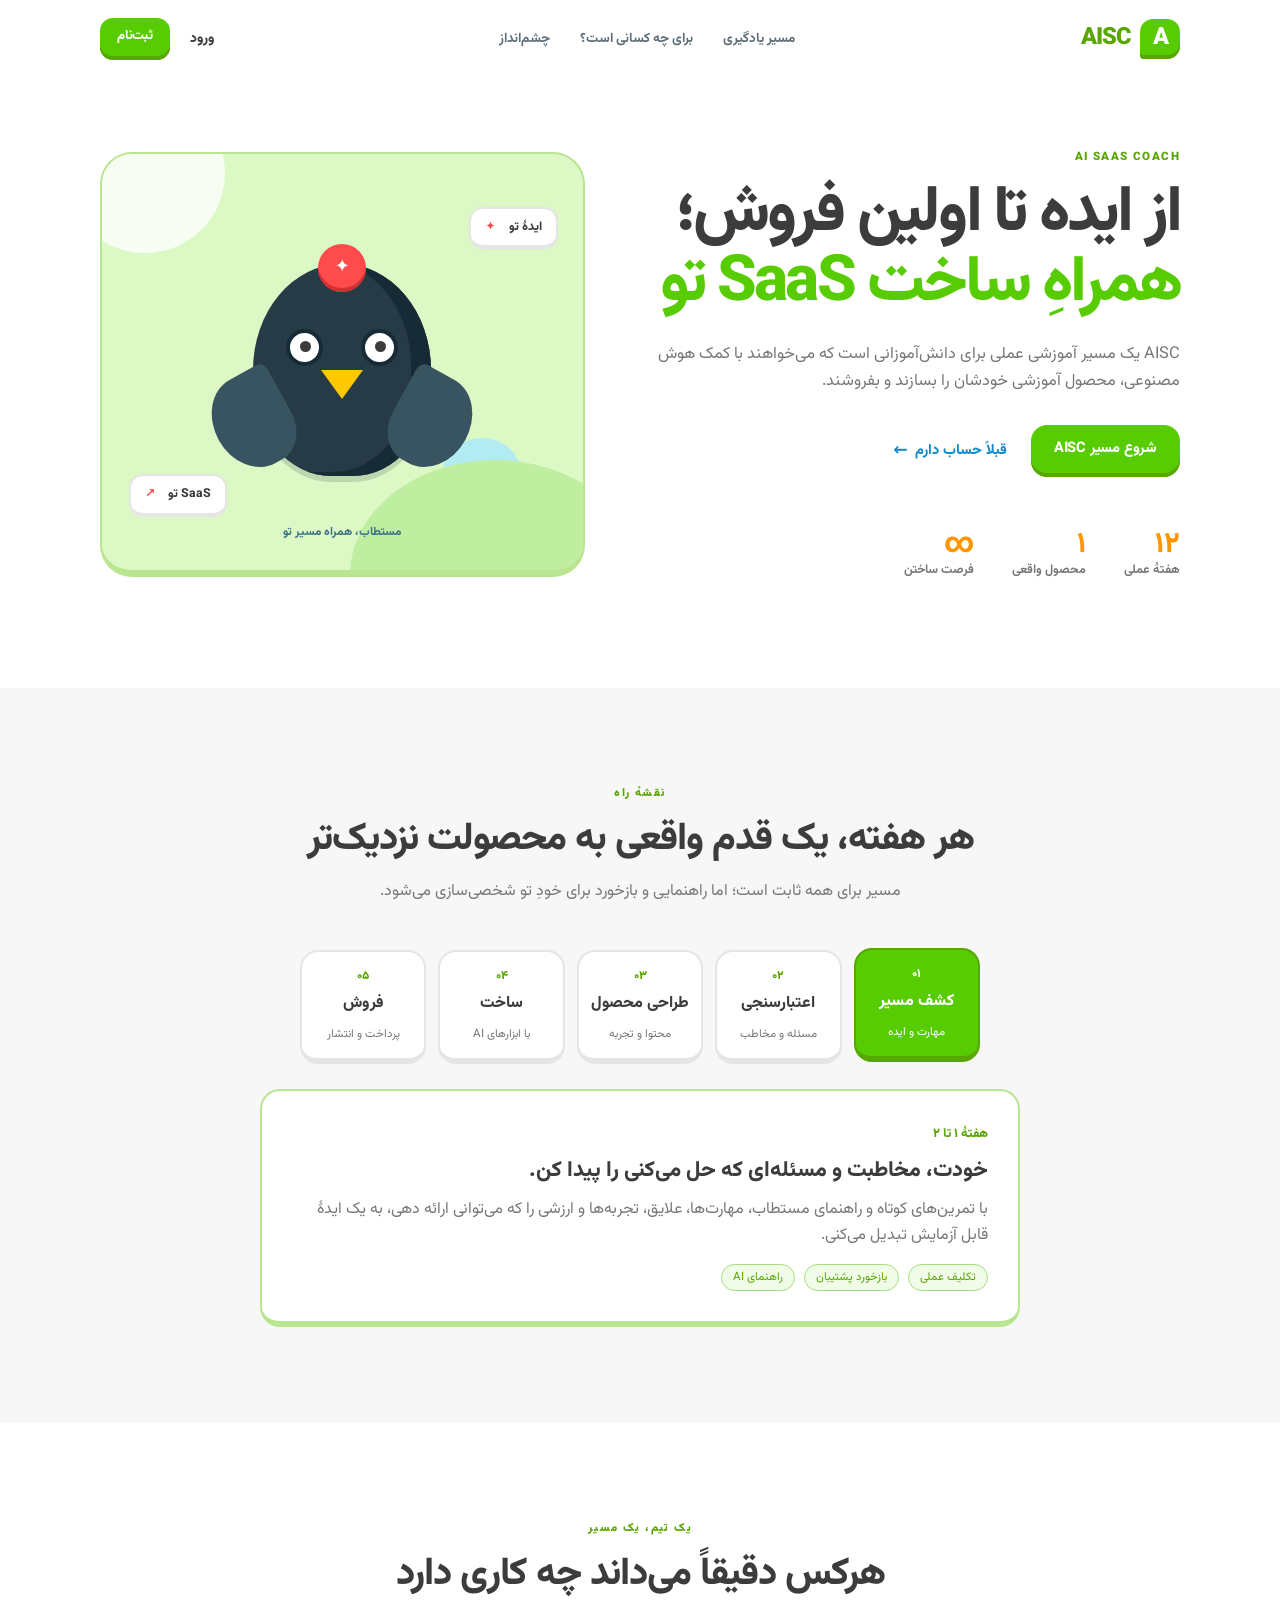
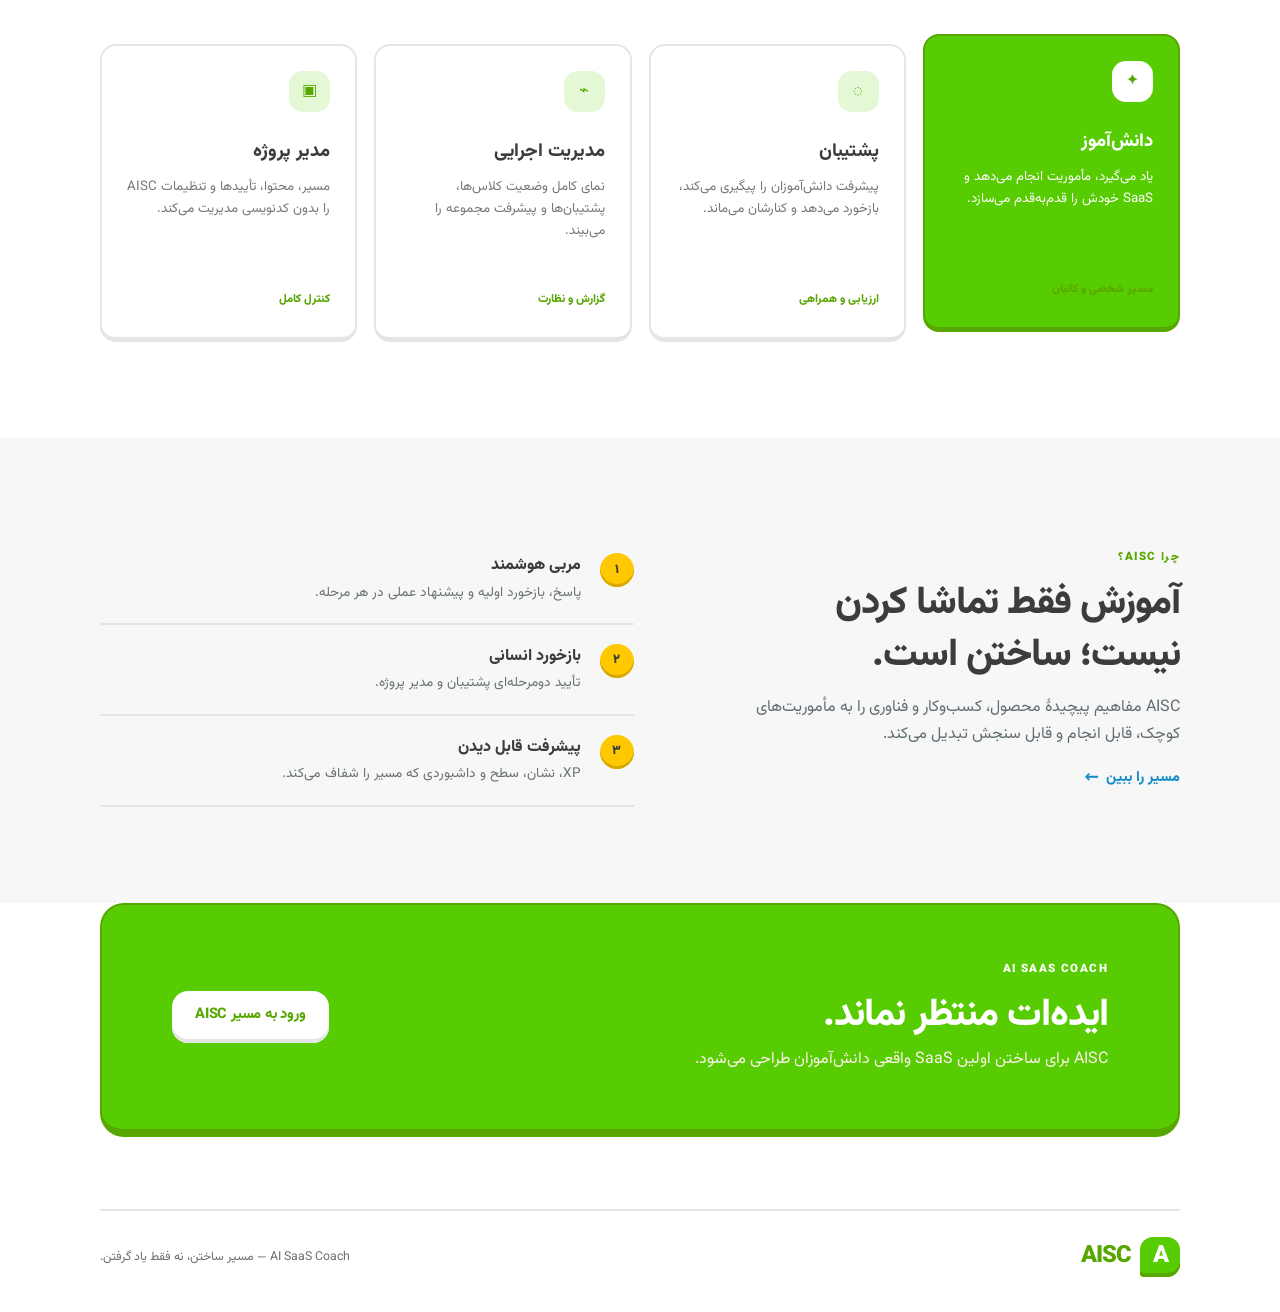
<file: index.html>
<!doctype html>
<html lang="fa" dir="rtl">
  <head>
    <meta charset="UTF-8" />
    <meta name="viewport" content="width=device-width, initial-scale=1.0" />
    <meta name="description" content="AISC؛ مربی هوشمند ساخت SaaS برای دانش‌آموزان" />
    <title>AISC | AI SaaS Coach</title>
    <link rel="preconnect" href="https://fonts.googleapis.com" />
    <link rel="preconnect" href="https://fonts.gstatic.com" crossorigin />
    <link href="https://fonts.googleapis.com/css2?family=Vazirmatn:wght@400;500;600;700;800&display=swap" rel="stylesheet" />
    <link rel="stylesheet" href="styles.css" />
    <link rel="stylesheet" href="aisc-design.css" />
  </head>
  <body>
    <main>
      <nav class="nav container" aria-label="ناوبری اصلی">
        <a class="brand" href="#top" aria-label="AISC">
          <span class="brand-mark">A</span>
          <span>AISC</span>
        </a>
        <div class="nav-links">
          <a href="#path">مسیر یادگیری</a>
          <a href="#roles">برای چه کسانی است؟</a>
          <a href="#vision">چشم‌انداز</a>
        </div>
        <div class="nav-auth">
          <a class="login-link" href="login.html">ورود</a>
          <a class="button button-small" href="signup.html">ثبت‌نام</a>
        </div>
      </nav>

      <section class="hero container" id="top">
        <div class="hero-copy">
          <p class="eyebrow">AI SAAS COACH</p>
          <h1>از ایده تا اولین فروش؛<br /><span>همراهِ ساخت SaaS تو</span></h1>
          <p class="hero-text">AISC یک مسیر آموزشی عملی برای دانش‌آموزانی است که می‌خواهند با کمک هوش مصنوعی، محصول آموزشی خودشان را بسازند و بفروشند.</p>
          <div class="hero-actions" id="start">
            <a class="button" href="signup.html">شروع مسیر AISC</a>
            <a class="text-link" href="login.html">قبلاً حساب دارم <span>←</span></a>
          </div>
          <div class="hero-stats" aria-label="آمار دوره">
            <div><strong>۱۲</strong><span>هفتهٔ عملی</span></div>
            <div><strong>۱</strong><span>محصول واقعی</span></div>
            <div><strong>∞</strong><span>فرصت ساختن</span></div>
          </div>
        </div>
        <div class="hero-art" aria-label="تصویرسازی مستطاب، کلاغ راهنمای AISC">
          <div class="orb orb-one"></div><div class="orb orb-two"></div>
          <div class="road-card card-top">ایدهٔ تو <span>✦</span></div>
          <div class="mashtab">
            <div class="crown">✦</div>
            <div class="bird-eye eye-left"></div><div class="bird-eye eye-right"></div>
            <div class="beak"></div>
            <div class="wing wing-left"></div><div class="wing wing-right"></div>
          </div>
          <div class="road-card card-bottom">SaaS تو <span>↗</span></div>
          <p class="mashtab-label">مستطاب، همراه مسیر تو</p>
        </div>
      </section>

      <section class="section path-section" id="path">
        <div class="container">
          <div class="section-heading"><p class="eyebrow">نقشهٔ راه</p><h2>هر هفته، یک قدم واقعی به محصولت نزدیک‌تر</h2><p>مسیر برای همه ثابت است؛ اما راهنمایی و بازخورد برای خودِ تو شخصی‌سازی می‌شود.</p></div>
          <div class="timeline" id="timeline">
            <button class="timeline-item active" data-week="1"><span>۰۱</span><b>کشف مسیر</b><small>مهارت و ایده</small></button>
            <button class="timeline-item" data-week="2"><span>۰۲</span><b>اعتبارسنجی</b><small>مسئله و مخاطب</small></button>
            <button class="timeline-item" data-week="3"><span>۰۳</span><b>طراحی محصول</b><small>محتوا و تجربه</small></button>
            <button class="timeline-item" data-week="4"><span>۰۴</span><b>ساخت</b><small>با ابزارهای AI</small></button>
            <button class="timeline-item" data-week="5"><span>۰۵</span><b>فروش</b><small>پرداخت و انتشار</small></button>
          </div>
          <article class="week-detail" id="week-detail"><span class="week-number">هفتهٔ ۱ تا ۲</span><h3>خودت، مخاطبت و مسئله‌ای که حل می‌کنی را پیدا کن.</h3><p>با تمرین‌های کوتاه و راهنمای مستطاب، مهارت‌ها، علایق، تجربه‌ها و ارزشی را که می‌توانی ارائه دهی، به یک ایدهٔ قابل آزمایش تبدیل می‌کنی.</p><div class="detail-tags"><span>تکلیف عملی</span><span>بازخورد پشتیبان</span><span>راهنمای AI</span></div></article>
        </div>
      </section>

      <section class="section roles-section" id="roles"><div class="container">
        <div class="section-heading centered"><p class="eyebrow">یک تیم، یک مسیر</p><h2>هرکس دقیقاً می‌داند چه کاری دارد</h2></div>
        <div class="role-grid">
          <article class="role-card featured"><div class="role-icon">✦</div><h3>دانش‌آموز</h3><p>یاد می‌گیرد، مأموریت انجام می‌دهد و SaaS خودش را قدم‌به‌قدم می‌سازد.</p><span>مسیر شخصی و کانبان</span></article>
          <article class="role-card"><div class="role-icon">◌</div><h3>پشتیبان</h3><p>پیشرفت دانش‌آموزان را پیگیری می‌کند، بازخورد می‌دهد و کنارشان می‌ماند.</p><span>ارزیابی و همراهی</span></article>
          <article class="role-card"><div class="role-icon">⌁</div><h3>مدیریت اجرایی</h3><p>نمای کامل وضعیت کلاس‌ها، پشتیبان‌ها و پیشرفت مجموعه را می‌بیند.</p><span>گزارش و نظارت</span></article>
          <article class="role-card"><div class="role-icon">▣</div><h3>مدیر پروژه</h3><p>مسیر، محتوا، تأییدها و تنظیمات AISC را بدون کدنویسی مدیریت می‌کند.</p><span>کنترل کامل</span></article>
        </div>
      </div></section>

      <section class="section vision-section" id="vision"><div class="container vision-grid">
        <div><p class="eyebrow">چرا AISC؟</p><h2>آموزش فقط تماشا کردن نیست؛ ساختن است.</h2><p>AISC مفاهیم پیچیدهٔ محصول، کسب‌وکار و فناوری را به مأموریت‌های کوچک، قابل انجام و قابل سنجش تبدیل می‌کند.</p><a class="text-link" href="#start">مسیر را ببین <span>←</span></a></div>
        <ul class="feature-list"><li><span>۱</span><div><b>مربی هوشمند</b><p>پاسخ، بازخورد اولیه و پیشنهاد عملی در هر مرحله.</p></div></li><li><span>۲</span><div><b>بازخورد انسانی</b><p>تأیید دومرحله‌ای پشتیبان و مدیر پروژه.</p></div></li><li><span>۳</span><div><b>پیشرفت قابل دیدن</b><p>XP، نشان، سطح و داشبوردی که مسیر را شفاف می‌کند.</p></div></li></ul>
      </div></section>

      <section class="cta container"><div><p class="eyebrow">AI SAAS COACH</p><h2>ایده‌ات منتظر نماند.</h2><p>AISC برای ساختن اولین SaaS واقعی دانش‌آموزان طراحی می‌شود.</p></div><a class="button button-light" href="login.html">ورود به مسیر AISC</a></section>
    </main>
    <footer class="container"><a class="brand" href="#top"><span class="brand-mark">A</span><span>AISC</span></a><p>AI SaaS Coach — مسیر ساختن، نه فقط یاد گرفتن.</p></footer>
    <script src="app.js"></script>
  </body>
</html>
</file>
<file: styles.css>
:root {
  --ink: #173042;
  --navy: #102636;
  --paper: #fbfbf7;
  --cloud: #f2f6f8;
  --red: #ff4b4b;
  --red-dark: #db3232;
  --yellow: #ffc800;
  --blue: #1cb0f6;
  --blue-dark: #168dcc;
  --green: #58cc02;
  --green-dark: #46a302;
  --line: #dce5e8;
  --muted: #6f7d86;
}

* { box-sizing: border-box; }
html { scroll-behavior: smooth; }
body { margin: 0; color: var(--ink); background: var(--paper); font-family: Vazirmatn, Tahoma, sans-serif; line-height: 1.8; }
a { color: inherit; text-decoration: none; }
button { font: inherit; }
.container { width: min(1120px, calc(100% - 40px)); margin: 0 auto; }

.nav { min-height: 86px; display: flex; align-items: center; justify-content: space-between; gap: 24px; }
.brand { display: inline-flex; align-items: center; gap: 9px; color: var(--green-dark); font-weight: 900; font-size: 1.42rem; letter-spacing: -.8px; }
.brand-mark { width: 38px; height: 38px; display: grid; place-items: center; border: 0; border-radius: 14px 14px 14px 4px; background: var(--green); color: white; box-shadow: inset 0 -4px 0 var(--green-dark); font-weight: 900; }
.nav-links { display: flex; gap: 28px; font-size: .9rem; font-weight: 700; color: #5e6e77; }
.nav-auth { display: flex; align-items: center; gap: 17px; }
.login-link { color: var(--blue-dark); font-size: .86rem; font-weight: 800; }
.login-link:hover { color: var(--red); }
.nav-links a:hover, .text-link:hover { color: var(--red); }
.button { display: inline-flex; justify-content: center; align-items: center; background: var(--green); color: white; border: 0; border-radius: 16px; box-shadow: inset 0 -4px 0 var(--green-dark); padding: 13px 24px 17px; font-size: .91rem; font-weight: 800; transition: transform .15s, filter .15s; }
.button:hover { transform: translateY(-2px); filter: brightness(1.04); }
.button:active { transform: translateY(2px); box-shadow: inset 0 -2px 0 var(--green-dark); }
.button-small { padding: 9px 18px 13px; font-size: .82rem; border-radius: 13px; }

.hero { min-height: 640px; display: grid; grid-template-columns: 1.05fr .95fr; gap: 70px; align-items: center; padding: 44px 0 90px; }
.eyebrow { margin: 0 0 12px; color: var(--red); letter-spacing: 1.3px; font-size: .74rem; font-weight: 900; }
h1, h2, h3, p { margin-top: 0; }
h1 { font-size: clamp(2.45rem, 5vw, 4.7rem); line-height: 1.22; letter-spacing: -2.4px; margin-bottom: 22px; }
h1 span { color: var(--green); }
.hero-text { max-width: 540px; color: var(--muted); font-size: 1.06rem; }.hero-actions { display: flex; align-items: center; gap: 24px; margin-top: 30px; }
.text-link { display: inline-flex; gap: 7px; align-items: center; color: var(--blue-dark); font-weight: 800; font-size: .9rem; }.text-link span { font-size: 1.2em; }
.hero-stats { display: flex; gap: 38px; margin-top: 54px; }.hero-stats div { display: grid; gap: 0; }.hero-stats strong { color: var(--green-dark); font-size: 1.75rem; line-height: 1; }.hero-stats span { color: var(--muted); font-size: .78rem; }

.hero-art { height: 425px; position: relative; border: 3px solid var(--line); border-radius: 39px; background: #dff4ff; overflow: hidden; isolation: isolate; box-shadow: 0 8px 0 #bedbe8; }
.hero-art::before { content: ''; position: absolute; inset: auto -12% -29% auto; width: 290px; height: 230px; border-radius: 50%; background: var(--yellow); }.orb { position: absolute; z-index: -1; border-radius: 50%; opacity: .8; }.orb-one { width: 160px; height: 160px; background: #b9ebff; top: -61px; left: -37px; }.orb-two { width: 82px; height: 82px; background: white; bottom: 50px; right: 60px; }
.mashtab { position: absolute; width: 178px; height: 212px; left: 50%; top: 52%; transform: translate(-50%, -50%); border-radius: 50% 50% 44% 44%; background: #273b47; box-shadow: inset -20px -4px 0 #172b37, 0 7px 0 rgba(18,55,73,.16); }.crown { position: absolute; width: 48px; height: 48px; display: grid; place-items: center; border-radius: 50%; color: white; background: var(--red); box-shadow: inset 0 -4px 0 var(--red-dark); top: -20px; left: 65px; font-size: 1.15rem; }.bird-eye { position: absolute; top: 65px; width: 37px; height: 37px; background: white; border-radius: 50%; border: 4px solid #172b37; }.eye-left { left: 33px; }.eye-right { right: 33px; }.bird-eye::after { content: ''; display: block; width: 11px; height: 11px; margin: 8px; border-radius: 50%; background: var(--ink); }.beak { position: absolute; left: 68px; top: 106px; width: 0; height: 0; border-left: 21px solid transparent; border-right: 21px solid transparent; border-top: 29px solid var(--yellow); }.wing { position: absolute; width: 77px; height: 95px; background: #385461; border-radius: 50% 10% 40% 50%; top: 110px; }.wing-left { left: -39px; transform: rotate(-29deg); }.wing-right { right: -39px; transform: scaleX(-1) rotate(-29deg); }.road-card { position: absolute; padding: 8px 14px; border: 2px solid #d3e5e9; border-radius: 14px; background: white; box-shadow: 0 5px 0 #c2dbe2; font-size: .77rem; font-weight: 800; }.road-card span { margin-right: 10px; color: var(--red); }.card-top { top: 65px; right: 25px; }.card-bottom { bottom: 65px; left: 27px; }.mashtab-label { position: absolute; bottom: 15px; right: 0; left: 0; text-align: center; color: #397185; font-size: .74rem; font-weight: 700; }

.section { padding: 105px 0; }.path-section { background: var(--navy); color: white; border-top: 7px solid var(--blue); }.section-heading { max-width: 690px; }.section-heading h2, .vision-section h2, .cta h2 { font-size: clamp(1.85rem, 3vw, 3rem); line-height: 1.35; letter-spacing: -1px; margin-bottom: 12px; }.section-heading > p:last-child { color: #c2d0d5; }.centered { margin: 0 auto; text-align: center; }
.timeline { display: grid; grid-template-columns: repeat(5, 1fr); gap: 12px; margin-top: 50px; }.timeline-item { border: 2px solid #3b5361; border-bottom-width: 5px; padding: 17px 14px 14px; background: #1d3544; color: white; text-align: right; cursor: pointer; border-radius: 17px; transition: .2s; }.timeline-item span { display: block; color: var(--yellow); font-size: .75rem; }.timeline-item b { display: block; margin: 4px 0; }.timeline-item small { color: #b2c2c9; font-size: .72rem; }.timeline-item:hover, .timeline-item.active { color: var(--ink); background: var(--yellow); border-color: #d7a800; }.timeline-item.active span, .timeline-item.active small { color: inherit; }.week-detail { margin-top: 27px; padding: 30px; border: 2px solid #426171; border-bottom-width: 6px; background: #234151; border-radius: 20px; }.week-detail h3 { font-size: 1.35rem; margin: 7px 0; }.week-detail p { max-width: 740px; margin-bottom: 14px; color: #d1e0e0; }.week-number { color: var(--yellow); font-size: .8rem; font-weight: 800; }.detail-tags { display: flex; flex-wrap: wrap; gap: 9px; }.detail-tags span { color: #dcfbf1; border: 1px solid #557a7c; border-radius: 99px; padding: 3px 11px; font-size: .72rem; }
.roles-section { background: var(--cloud); }.role-grid { display: grid; grid-template-columns: repeat(4, 1fr); gap: 17px; margin-top: 43px; }.role-card { padding: 25px; background: white; border: 2px solid var(--line); border-bottom-width: 6px; border-radius: 21px; }.role-card.featured { background: var(--red); color: white; border-color: var(--red-dark); transform: translateY(-10px); }.role-icon { display: grid; place-items: center; width: 41px; height: 41px; border-radius: 14px; margin-bottom: 25px; background: #dff4ff; color: var(--blue-dark); font-weight: 900; }.featured .role-icon { background: rgba(255,255,255,.22); color: white; }.role-card h3 { margin-bottom: 8px; font-size: 1.15rem; }.role-card p { min-height: 95px; margin-bottom: 15px; color: #687680; font-size: .83rem; }.featured p { color: #fff1f1; }.role-card span { font-size: .72rem; font-weight: 800; color: var(--green-dark); }.featured span { color: white; }
.vision-grid { display: grid; grid-template-columns: .9fr 1.1fr; gap: 110px; align-items: center; }.vision-grid > div > p:not(.eyebrow) { color: #616d73; max-width: 440px; }.feature-list { margin: 0; padding: 0; list-style: none; }.feature-list li { display: flex; gap: 19px; padding: 19px 0; border-bottom: 2px solid var(--line); }.feature-list span { flex: 0 0 34px; height: 34px; display: grid; place-items: center; background: var(--yellow); box-shadow: inset 0 -3px 0 #dcae00; border-radius: 50%; font-weight: 900; font-size: .8rem; }.feature-list b { font-size: 1rem; }.feature-list p { margin: 2px 0 0; color: #687173; font-size: .85rem; }
.cta { display: flex; align-items: center; justify-content: space-between; gap: 30px; margin-bottom: 72px; padding: 55px 70px; border: 2px solid var(--red-dark); border-bottom-width: 8px; border-radius: 29px; background: var(--red); color: white; }.cta .eyebrow { color: var(--yellow); }.cta h2 { margin-bottom: 5px; }.cta p:last-child { margin: 0; color: #fff0ed; }.button-light { background: white; box-shadow: inset 0 -4px 0 #d9e3e6; color: var(--red); }.button-light:hover { background: #fff; color: var(--red-dark); }
footer { display: flex; justify-content: space-between; align-items: center; padding: 26px 0 35px; border-top: 2px solid var(--line); color: #6a7171; font-size: .77rem; } footer p { margin: 0; }

@media (max-width: 800px) { .nav-links { display: none; }.hero { grid-template-columns: 1fr; gap: 25px; padding-top: 30px; }.hero-art { height: 360px; max-width: 500px; width: 100%; margin: auto; }.timeline { grid-template-columns: repeat(2, 1fr); }.role-grid { grid-template-columns: repeat(2, 1fr); }.vision-grid { grid-template-columns: 1fr; gap: 35px; }.cta { padding: 38px; }.role-card p { min-height: 0; } }
@media (max-width: 480px) { .container { width: min(100% - 28px, 1120px); }.nav { min-height: 75px; }.nav .button { display: none; } h1 { letter-spacing: -1px; }.hero-stats { gap: 22px; }.hero-actions { flex-direction: column; align-items: flex-start; }.section { padding: 75px 0; }.role-grid { grid-template-columns: 1fr; }.role-card.featured { transform: none; }.cta { align-items: flex-start; flex-direction: column; padding: 31px 25px; }.timeline { grid-template-columns: 1fr 1fr; }.timeline-item:last-child { grid-column: span 2; } footer { flex-direction: column; align-items: flex-start; gap: 14px; } }
</file>
<file: aisc-design.css>
:root {
  --ink: #3c3c3c;
  --navy: #3c3c3c;
  --paper: #ffffff;
  --cloud: #f7f7f7;
  --red: #ff4b4b;
  --red-dark: #d33131;
  --yellow: #ffc800;
  --blue: #1cb0f6;
  --blue-dark: #168bca;
  --green: #58cc02;
  --green-dark: #58a700;
  --green-light: #89e219;
  --green-pale: #dbf8c5;
  --orange: #ff9600;
  --orange-dark: #cc7a00;
  --purple: #ce82ff;
  --line: #e5e5e5;
  --muted: #777777;
  --disabled: #afafaf;
  --radius-card: 16px;
  --radius-input: 12px;
  --radius-button: 16px;
}

body { background: var(--paper); color: var(--ink); font-family: Vazirmatn, system-ui, sans-serif; line-height: 1.65; }
.container { width: min(1080px, calc(100% - 48px)); }
.nav { min-height: 78px; }
.brand { color: var(--green-dark); font-size: 1.48rem; letter-spacing: -1px; }
.brand-mark { width: 40px; height: 40px; border-radius: 13px 13px 13px 4px; background: var(--green); box-shadow: inset 0 -4px 0 var(--green-dark); }
.nav-links { gap: 30px; font-size: .84rem; }
.nav-auth { gap: 20px; }
.button { min-height: 48px; border-radius: var(--radius-button); box-shadow: inset 0 -4px 0 var(--green-dark); padding: 12px 23px 16px; letter-spacing: -.2px; }
.button:hover { background: var(--green-light); filter: none; }.button:active { transform: translateY(4px); box-shadow: none; }
.button-small { min-height: 39px; padding: 8px 17px 12px; border-radius: 13px; }
.login-link { color: var(--ink); }.login-link:hover { color: var(--green-dark); }
.eyebrow { color: var(--green-dark); font-size: .72rem; letter-spacing: 1.4px; }
h1, h2, h3, b, strong, .button { font-weight: 800; }
.hero { min-height: 610px; gap: 60px; padding: 50px 0 88px; }.hero h1 { font-size: clamp(2.65rem, 5vw, 4.65rem); line-height: 1.1; letter-spacing: -2.8px; }.hero h1 span { color: var(--green); }.hero-text { color: var(--muted); font-size: 1.02rem; }.hero-stats { gap: 38px; }.hero-stats strong { color: var(--orange); font-size: 1.8rem; }.hero-stats span { font-weight: 700; }
.hero-art { border: 2px solid #b9e490; border-bottom-width: 7px; border-radius: 32px; background: var(--green-pale); box-shadow: none; }.hero-art::before { background: #bfeea0; }.orb-one { background: #ffffff; }.orb-two { background: #a9e9ff; }.mashtab { box-shadow: inset -20px -4px 0 #172b37, 0 6px 0 rgba(23,43,55,.16); }.road-card { border: 2px solid var(--line); border-bottom-width: 4px; border-radius: 14px; box-shadow: none; }.card-top { top: 53px; }.card-bottom { bottom: 53px; }
.section { padding: 96px 0; }.path-section { border-top: 0; background: var(--cloud); color: var(--ink); }.section-heading > p:last-child { color: var(--muted); }.path-section .section-heading { text-align: center; margin: 0 auto; }.timeline { width: min(680px, 100%); margin: 45px auto 0; grid-template-columns: repeat(5, 1fr); gap: 12px; }.timeline-item { min-height: 106px; border: 2px solid var(--line); border-bottom-width: 6px; border-radius: 18px; background: white; color: var(--ink); text-align: center; padding: 15px 8px 10px; }.timeline-item span { color: var(--green-dark); font-weight: 800; }.timeline-item small { color: var(--muted); }.timeline-item:hover, .timeline-item.active { background: var(--green); border-color: var(--green-dark); color: white; transform: translateY(-2px); }.timeline-item.active span, .timeline-item.active small { color: white; }.week-detail { max-width: 760px; margin: 25px auto 0; border: 2px solid #b9e490; border-bottom-width: 6px; border-right: 2px solid #b9e490; border-radius: 20px; background: white; color: var(--ink); }.week-detail p { color: var(--muted); }.week-number { color: var(--green-dark); }.detail-tags span { border-color: #a6dd7f; color: var(--green-dark); background: #f1fce8; }
.roles-section { background: white; }.role-card { border: 2px solid var(--line); border-bottom-width: 5px; border-radius: var(--radius-card); background: white; }.role-card.featured { background: var(--green); border-color: var(--green-dark); }.role-card.featured:hover { transform: translateY(-12px); }.role-card p { color: var(--muted); }.role-card.featured p { color: white; }.role-card span { color: var(--green-dark); }.role-icon { background: #e4f8d5; color: var(--green-dark); }.featured .role-icon { background: white; color: var(--green-dark); }
.vision-section { background: var(--cloud); }.feature-list li { border-color: var(--line); }.feature-list span { background: var(--yellow); box-shadow: inset 0 -3px 0 #d9a800; }.cta { border: 2px solid var(--green-dark); border-bottom-width: 8px; border-radius: 24px; background: var(--green); }.cta .eyebrow { color: white; }.button-light { color: var(--green-dark); background: white; box-shadow: inset 0 -4px 0 var(--line); }.button-light:hover { color: var(--green-dark); background: white; }
footer { border-top: 2px solid var(--line); }.nav-links a, .text-link, .back-link { transition: color .18s ease; }

.dashboard-page { background: var(--cloud); }.sidebar { border-left: 2px solid var(--line); }.side-link { border-radius: 14px; min-height: 45px; }.side-link.active { background: var(--green-pale); color: var(--green-dark); }.support-card { border-color: #b9e490; border-bottom-color: #98cc73; background: #f2fce9; }.support-button { color: var(--green-dark); }.dashboard-header h1 { font-size: clamp(2rem, 3.3vw, 2.7rem); }.streak { border-color: #ffd36b; border-bottom-color: #e7ae24; background: #fff7d5; }.streak span { color: var(--orange); }.notification { border-color: var(--line); color: var(--green); }.progress-hero { border-color: #b9e490; border-bottom-color: #98cc73; border-radius: 24px; background: var(--green-pale); }.progress-hero::after { background: #bfeea0; }.pill { color: var(--green-dark); }.progress-hero h2 { font-size: 1.85rem; }.progress-track i, .xp-bar { height: 14px; background: white; }.mission-card, .xp-card, .badge-card, .kanban-column { border-color: var(--line); border-bottom-width: 5px; border-radius: 16px; }.mission-card:hover { transform: translateY(-2px); border-color: #b9e490; }.mission-icon { background: #e4f8d5; color: var(--green-dark); }.mission-icon.yellow { background: #fff7d5; color: var(--orange-dark); }.xp-top strong { color: var(--orange); }.xp-bar i { background: var(--orange); box-shadow: inset 0 -3px var(--orange-dark); }.kanban-column { border-bottom-width: 4px; background: #f7f7f7; }.kanban-column article { border-bottom-width: 4px; }.ai-fab { background: var(--green); box-shadow: inset 0 -5px var(--green-dark), 0 5px 17px rgba(88,167,0,.25); }.ai-panel { border-radius: 18px; }.ai-panel header { background: var(--green-pale); }.ai-panel header span { background: var(--green); }.ai-input button { background: var(--green); }

.auth-page, .onboarding-page { background: var(--cloud); }.auth-intro { background: var(--green-pale); }.auth-intro::after { background: #bfeea0; }.intro-content h1 span { color: var(--green); }.auth-form-side { background: white; }.auth-form-wrap h2 { font-size: 2rem; }.auth-form-wrap input, .form-step input:not([type='radio']), .form-step select, .form-step textarea, .content-form input:not([type='checkbox']), .content-form textarea { border-color: var(--line); border-bottom-width: 4px; border-radius: var(--radius-input); }.auth-form-wrap input:focus, .form-step input:focus, .form-step select:focus, .form-step textarea:focus, .content-form input:focus, .content-form textarea:focus { border-color: var(--blue); box-shadow: 0 0 0 3px rgba(28,176,246,.18); }.auth-note { border-color: #b9e490; background: #f2fce9; }.step-progress span.active { background: var(--green); border-color: var(--green-dark); }.step-progress i { background: var(--line); }.choice-grid label { border-radius: var(--radius-card); }.choice-grid input:checked + label { border-color: var(--green-dark); background: var(--green-pale); color: var(--green-dark); }

.metric-grid article, .curriculum-panel, .content-detail, .student-table-wrap { border-radius: var(--radius-card); border-bottom-width: 5px; }.table-select { border-color: var(--line); border-bottom-width: 3px; }.table-select:focus { border-color: var(--blue); box-shadow: 0 0 0 3px rgba(28,176,246,.18); }.path-item, .module-item { border-radius: var(--radius-card); }.path-item.active, .module-item.active { border-color: var(--green-dark); background: var(--green-pale); }

@keyframes aisc-node-pulse { 0%, 100% { box-shadow: 0 0 0 0 rgba(88,204,2,.22); } 50% { box-shadow: 0 0 0 8px rgba(88,204,2,0); } }
.timeline-item.active, .mission-card:not(.muted) .mission-icon { animation: aisc-node-pulse 1.6s ease-in-out infinite; }
@media (prefers-reduced-motion: reduce) { *, *::before, *::after { scroll-behavior: auto !important; animation-duration: .01ms !important; animation-iteration-count: 1 !important; transition-duration: .01ms !important; } }
@media (max-width: 800px) { .container { width: min(100% - 32px, 1080px); }.timeline { grid-template-columns: repeat(2, 1fr); }.timeline-item:last-child { grid-column: auto; }.nav-auth { gap: 12px; } }
@media (max-width: 480px) { .nav-auth .login-link { display: none; }.hero h1 { font-size: 2.45rem; }.hero-art { border-radius: 25px; }.button { width: 100%; }.hero-actions .text-link { width: 100%; justify-content: center; }.timeline { grid-template-columns: 1fr 1fr; } }
</file>
